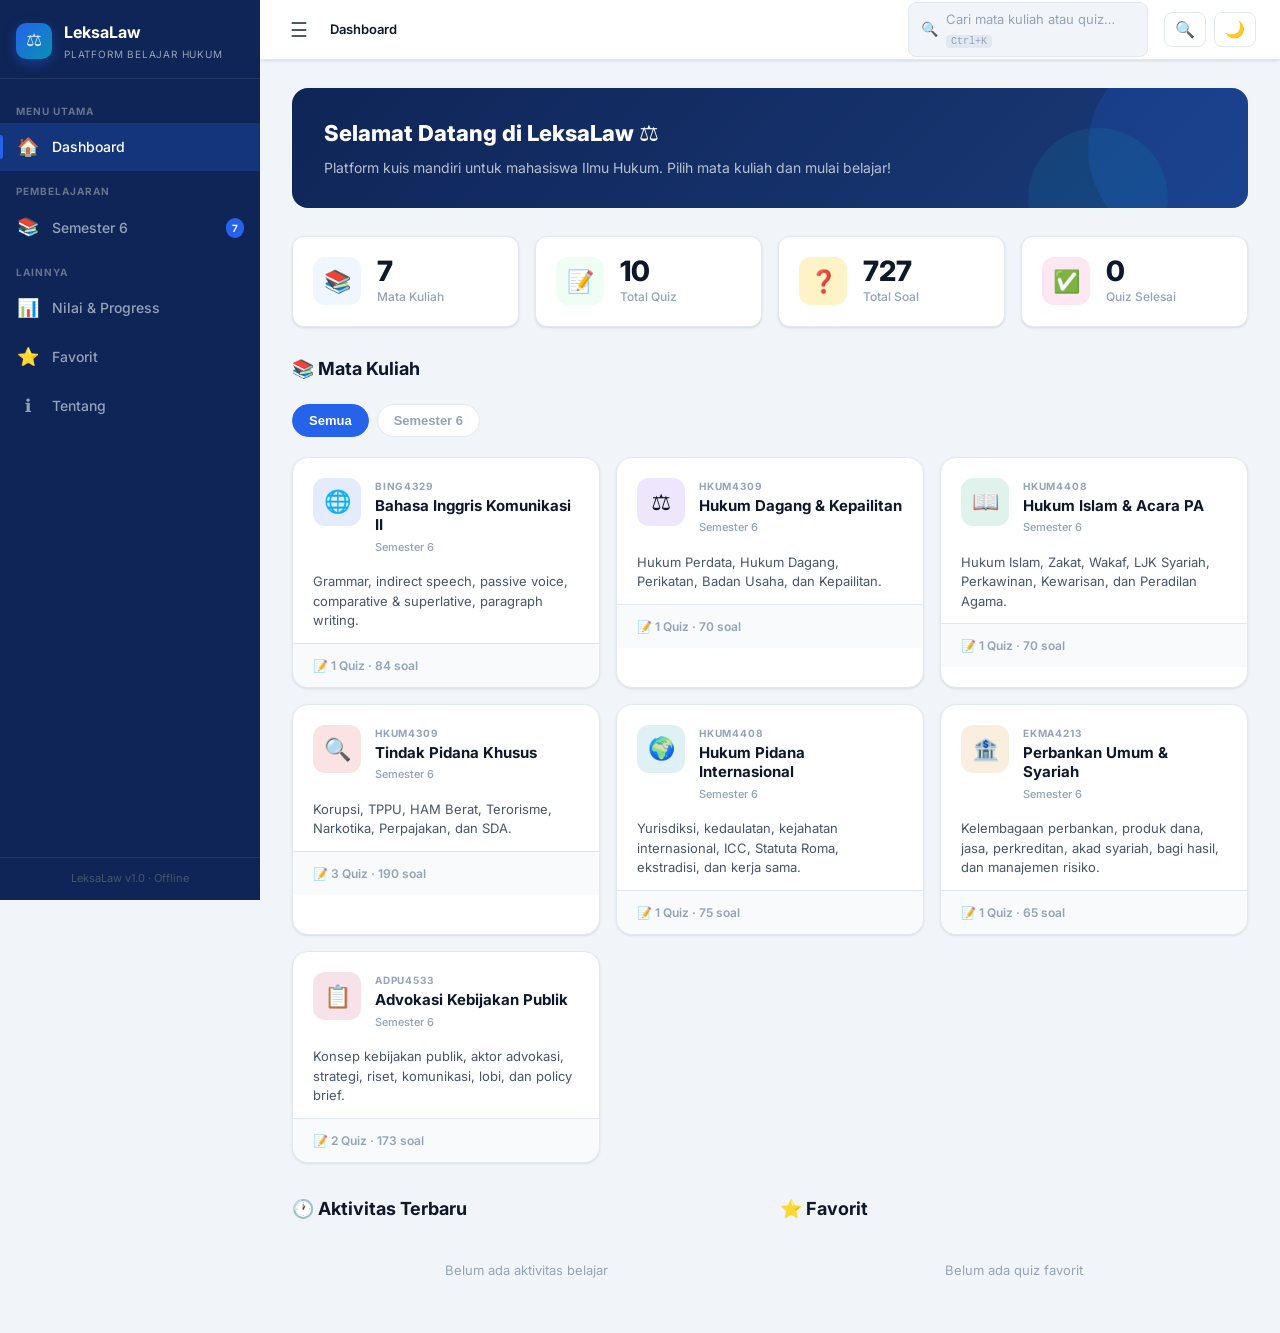
<file: index.html>
<!DOCTYPE html>
<html lang="id" data-theme="light">
<head>
<meta charset="UTF-8">
<meta name="viewport" content="width=device-width, initial-scale=1.0">
<title>LeksaLaw — Platform Belajar Hukum</title>
<link rel="icon" href="assets/icons/favicon.svg" type="image/svg+xml">
<link href="https://fonts.googleapis.com/css2?family=Inter:wght@400;500;600;700;800&display=swap" rel="stylesheet">
<link rel="stylesheet" href="assets/css/app.css">
<style>
/* ── Course Modal ── */
.course-modal-overlay {
  display: none;
  position: fixed; inset: 0;
  background: rgba(0,0,0,0.5);
  z-index: 400;
  align-items: center;
  justify-content: center;
  padding: 20px;
}
.course-modal-overlay.open { display: flex; }
.course-modal-box {
  background: var(--surface);
  border-radius: var(--radius-lg);
  width: 640px;
  max-width: 100%;
  max-height: 85vh;
  overflow-y: auto;
  box-shadow: var(--shadow-lg);
  position: relative;
}
.modal-header {
  display: flex; align-items: center; justify-content: space-between;
  padding: 16px 20px;
  border-bottom: 1px solid var(--border);
  position: sticky; top: 0;
  background: var(--surface);
  z-index: 10;
}
.modal-close {
  background: none; border: none; cursor: pointer;
  color: var(--text-muted); font-size: 22px; padding: 4px;
  border-radius: 6px; line-height: 1;
  transition: all 0.15s;
}
.modal-close:hover { background: var(--bg); color: var(--text); }
.modal-body { padding: 20px; }
</style>
</head>
<body>

<!-- Sidebar Overlay (mobile) -->
<div class="sidebar-overlay" id="sidebar-overlay"></div>

<!-- ══ APP SHELL ══ -->
<div class="app-shell">

  <!-- ── Sidebar ── -->
  <aside class="sidebar" id="app-sidebar">
    <div class="sidebar-brand">
      <div class="sidebar-logo">⚖️</div>
      <div class="sidebar-name">LeksaLaw<small>Platform Belajar Hukum</small></div>
    </div>

    <nav class="sidebar-nav">
      <div class="nav-section-label">Menu Utama</div>

      <a class="nav-item active" data-page="index.html" href="index.html">
        <span class="nav-icon">🏠</span>
        <span class="nav-label">Dashboard</span>
      </a>

      <div class="nav-section-label">Pembelajaran</div>

      <div id="nav-semesters"></div>

      <div class="nav-section-label">Lainnya</div>

      <a class="nav-item" href="nilai.html">
        <span class="nav-icon">📊</span>
        <span class="nav-label">Nilai & Progress</span>
      </a>

      <a class="nav-item" href="favorit.html">
        <span class="nav-icon">⭐</span>
        <span class="nav-label">Favorit</span>
      </a>

      <a class="nav-item" href="tentang.html">
        <span class="nav-icon">ℹ️</span>
        <span class="nav-label">Tentang</span>
      </a>
    </nav>

    <div style="padding:12px 16px;border-top:1px solid rgba(255,255,255,0.08)">
      <div style="font-size:11px;color:#475569;text-align:center">LeksaLaw v1.0 · Offline</div>
    </div>
  </aside>

  <!-- ── Main Content ── -->
  <div class="main-content" id="main-content">

    <!-- Top Header -->
    <header class="top-header">
      <button class="header-toggle" id="sidebar-toggle" title="Toggle Sidebar">☰</button>

      <div class="header-breadcrumb">
        <span class="breadcrumb-current">Dashboard</span>
      </div>

      <div class="header-search" id="header-search-trigger" style="cursor:pointer">
        <span class="search-icon">🔍</span>
        <span style="font-size:13px;color:var(--text-muted)">Cari mata kuliah atau quiz… <kbd style="font-size:10px;background:var(--border);padding:1px 5px;border-radius:4px">Ctrl+K</kbd></span>
      </div>

      <div class="header-actions">
        <button class="icon-btn" id="search-btn" title="Cari">🔍</button>
        <button class="icon-btn" id="theme-btn" title="Ganti Tema">🌙</button>
      </div>
    </header>

    <!-- Page Content -->
    <main class="page-content">

      <!-- Hero -->
      <div class="hero-welcome animate-in">
        <div class="hero-title">Selamat Datang di LeksaLaw ⚖️</div>
        <div class="hero-sub">Platform kuis mandiri untuk mahasiswa Ilmu Hukum. Pilih mata kuliah dan mulai belajar!</div>
      </div>

      <!-- Stats -->
      <div class="stat-grid">
        <div class="stat-card">
          <div class="stat-icon" style="background:#eff6ff">📚</div>
          <div class="stat-info">
            <div class="num" id="stat-courses">—</div>
            <div class="label">Mata Kuliah</div>
          </div>
        </div>
        <div class="stat-card">
          <div class="stat-icon" style="background:#f0fdf4">📝</div>
          <div class="stat-info">
            <div class="num" id="stat-quizzes">—</div>
            <div class="label">Total Quiz</div>
          </div>
        </div>
        <div class="stat-card">
          <div class="stat-icon" style="background:#fef3c7">❓</div>
          <div class="stat-info">
            <div class="num" id="stat-questions">—</div>
            <div class="label">Total Soal</div>
          </div>
        </div>
        <div class="stat-card">
          <div class="stat-icon" style="background:#fce7f3">✅</div>
          <div class="stat-info">
            <div class="num" id="stat-done">—</div>
            <div class="label">Quiz Selesai</div>
          </div>
        </div>
      </div>

      <!-- Semester Filter + Course Grid -->
      <div class="section-header">
        <h2 class="section-title">📚 Mata Kuliah</h2>
      </div>
      <div class="sem-tabs" id="sem-tabs"></div>
      <div class="course-grid" id="course-grid"></div>

      <!-- Recent & Favorites -->
      <div style="display:grid;grid-template-columns:1fr 1fr;gap:20px;margin-top:32px" class="two-col-grid">
        <div>
          <div class="section-header" style="margin-bottom:12px">
            <h2 class="section-title">🕐 Aktivitas Terbaru</h2>
          </div>
          <div class="quiz-list" id="recent-list"></div>
        </div>
        <div>
          <div class="section-header" style="margin-bottom:12px">
            <h2 class="section-title">⭐ Favorit</h2>
          </div>
          <div class="quiz-list" id="favorites-list"></div>
        </div>
      </div>

    </main>
  </div>
</div>

<!-- ══ COURSE MODAL ══ -->
<div class="course-modal-overlay" id="course-modal">
  <div class="course-modal-box">
    <div class="modal-header">
      <span style="font-size:15px;font-weight:700;color:var(--text)">Detail Mata Kuliah</span>
      <button class="modal-close" onclick="Dashboard.hideModal()">×</button>
    </div>
    <div class="modal-body" id="course-modal-content"></div>
  </div>
</div>

<!-- ══ SEARCH MODAL ══ -->
<div class="search-overlay" id="search-overlay">
  <div class="search-modal">
    <div class="search-input-wrap">
      <span class="search-icon">🔍</span>
      <input type="text" id="search-input" placeholder="Cari mata kuliah, quiz, topik…" autocomplete="off">
      <button class="search-close" onclick="Search.close()">×</button>
    </div>
    <div class="search-results" id="search-results">
      <div class="search-empty">
        <div style="font-size:32px;margin-bottom:8px">🔍</div>
        <div>Ketik untuk mencari</div>
      </div>
    </div>
  </div>
</div>

<!-- ══ TOAST ══ -->
<div class="toast" id="app-toast"></div>

<style>
@media (max-width: 768px) {
  .two-col-grid { grid-template-columns: 1fr !important; }
}
</style>

<script src="data/config.js"></script>
<script src="assets/js/app.js"></script>
</body>
</html>
</file>
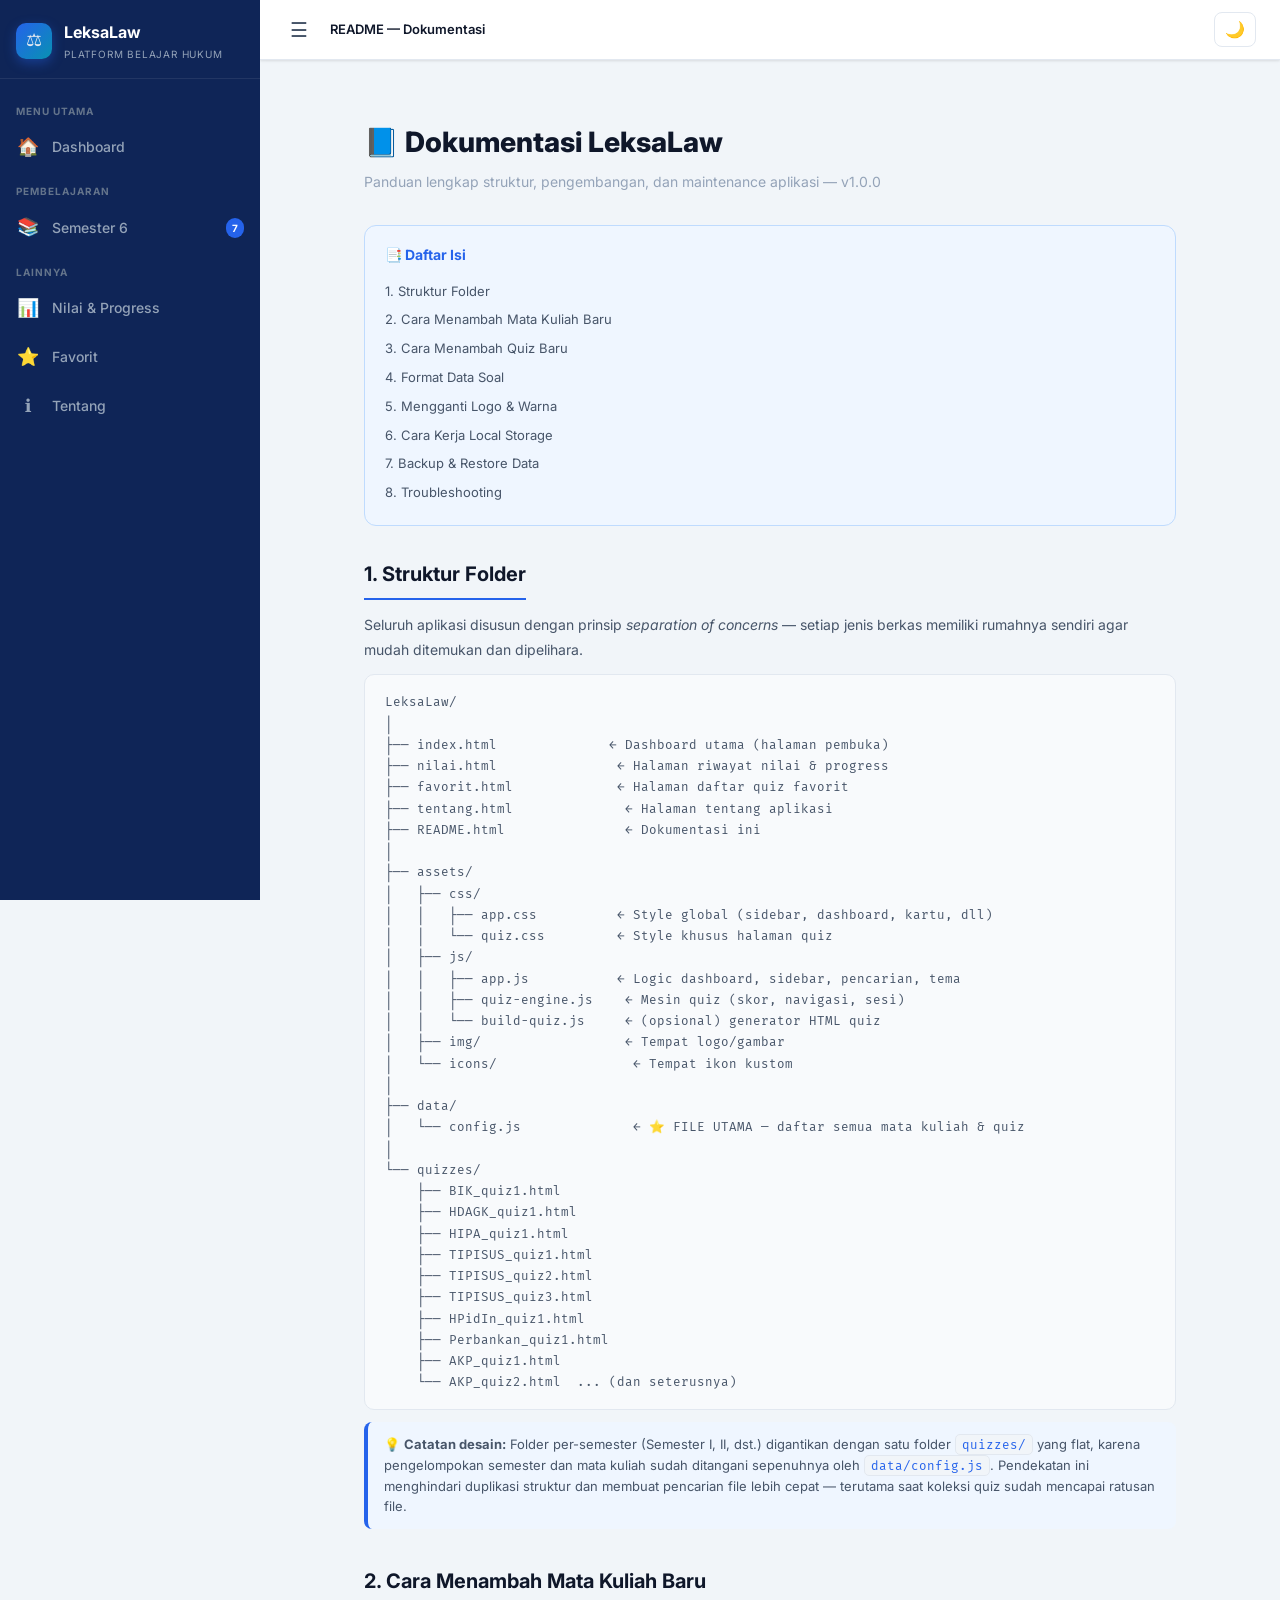
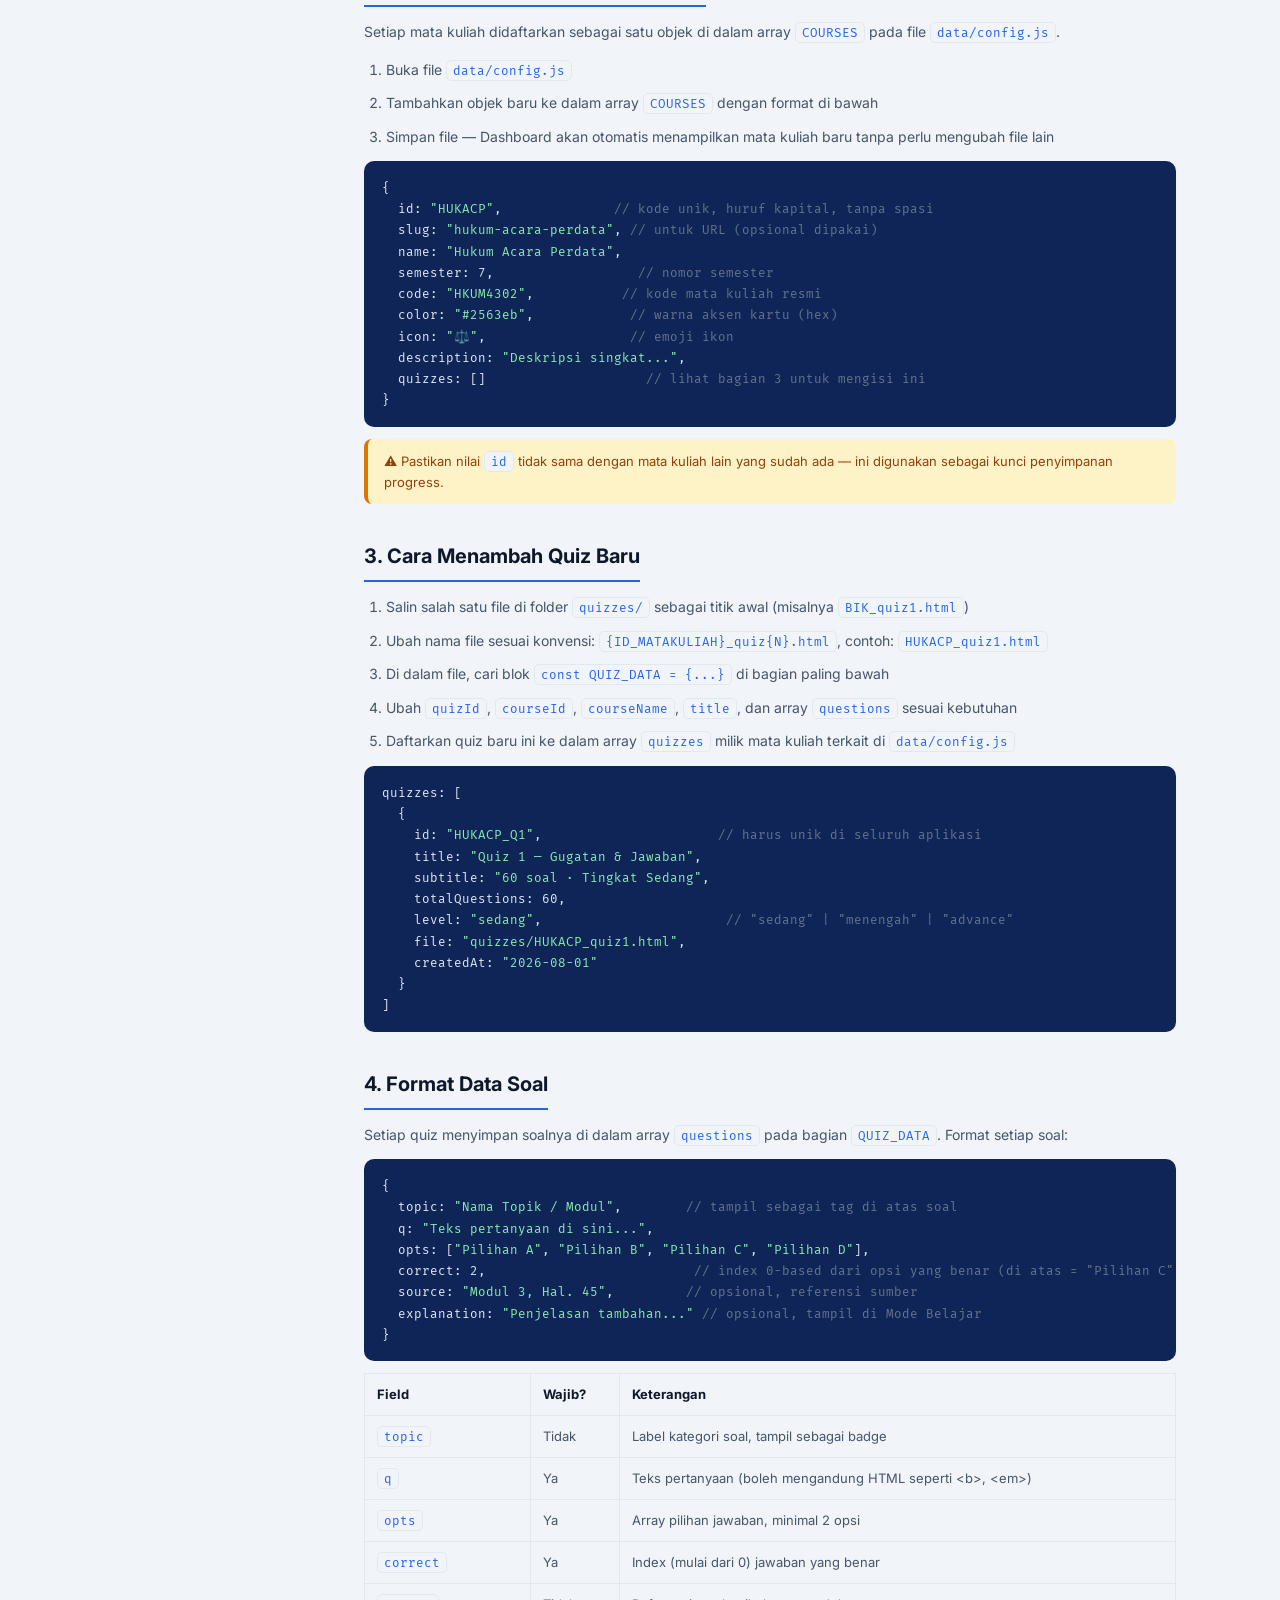
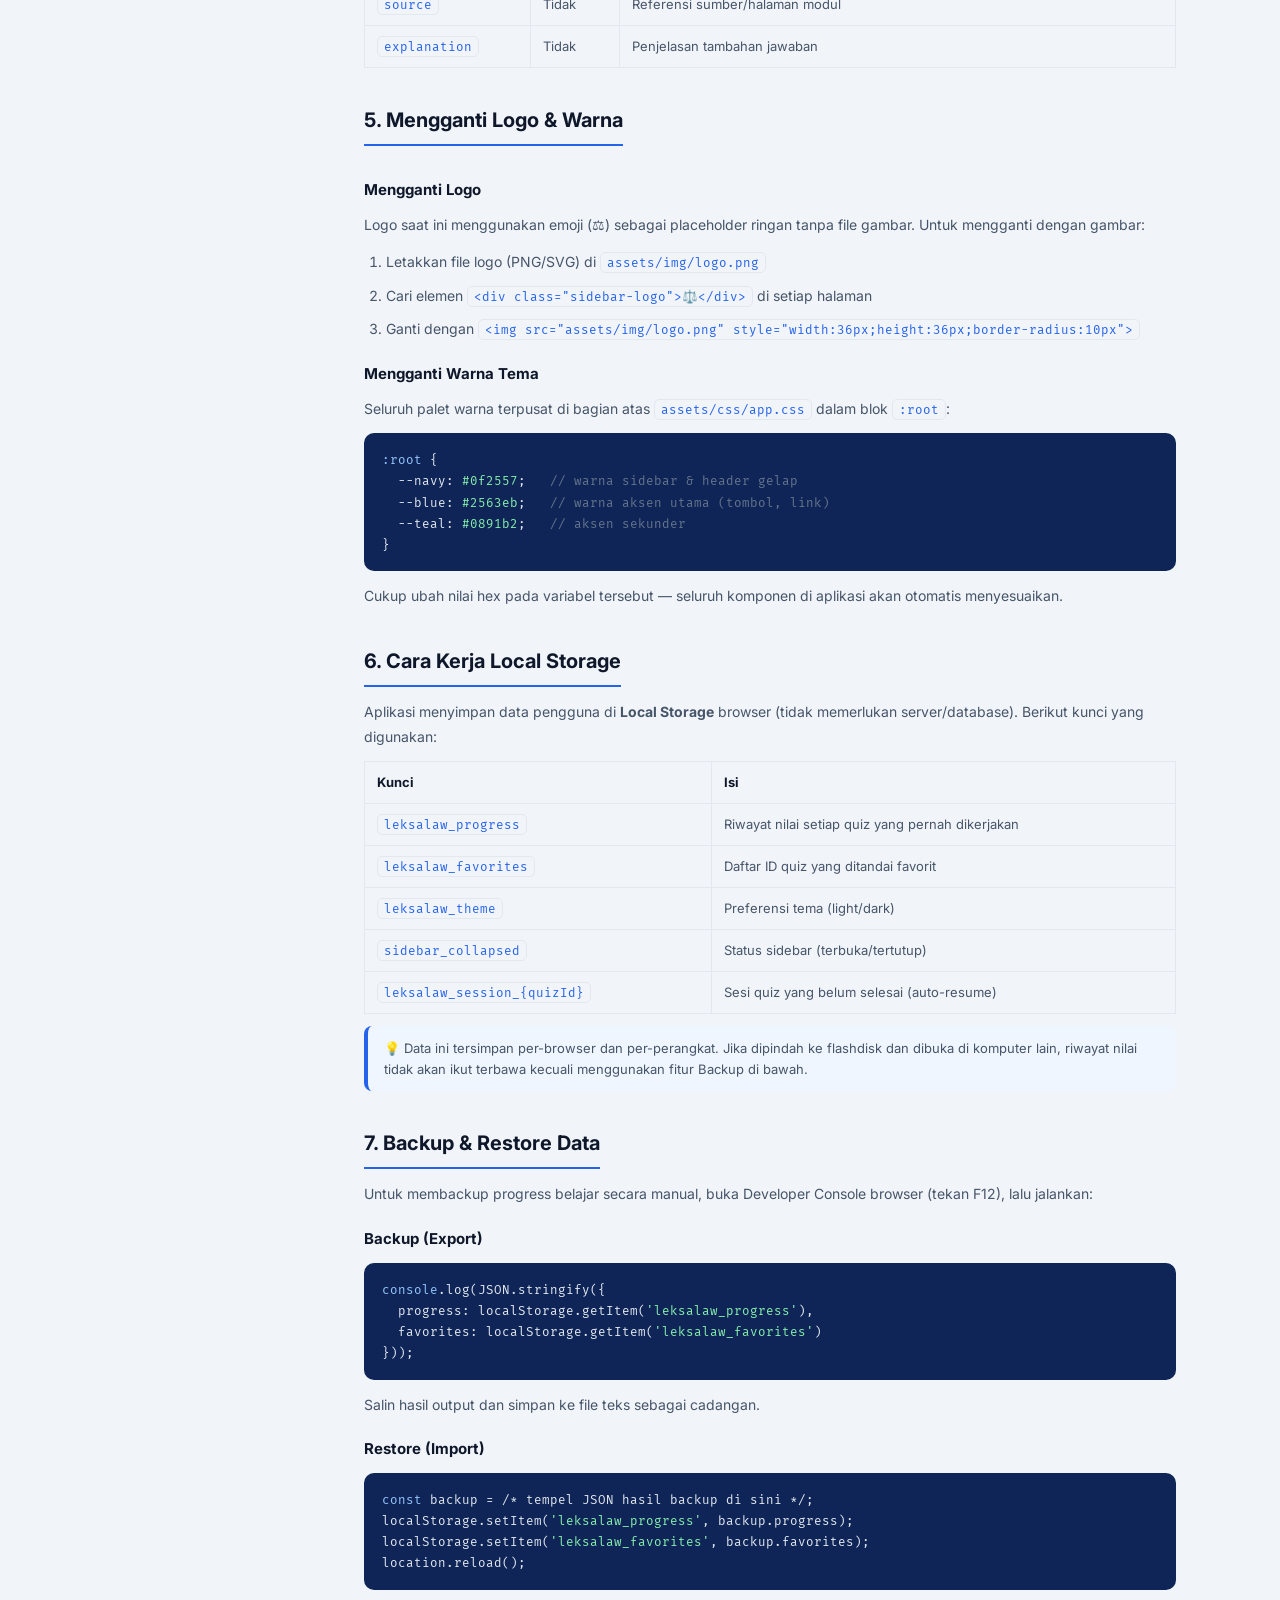
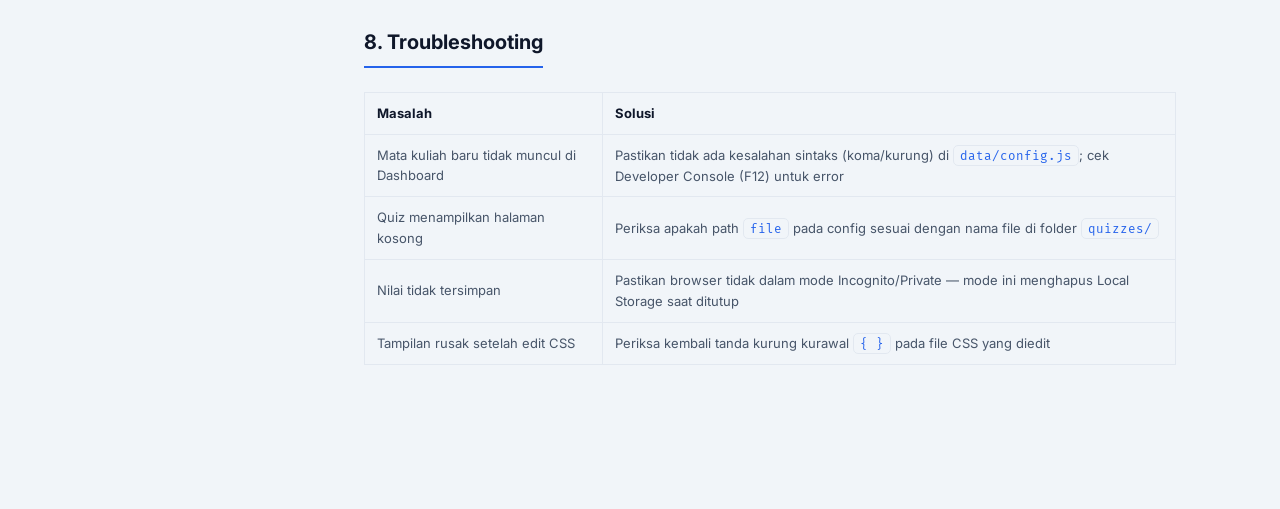
<file: README.html>
<!DOCTYPE html>
<html lang="id" data-theme="light">
<head>
<meta charset="UTF-8">
<meta name="viewport" content="width=device-width, initial-scale=1.0">
<title>README — Dokumentasi LeksaLaw</title>
<link rel="icon" href="assets/icons/favicon.svg" type="image/svg+xml">
<link href="https://fonts.googleapis.com/css2?family=Inter:wght@400;500;600;700;800&family=Fira+Mono:wght@500&display=swap" rel="stylesheet">
<link rel="stylesheet" href="assets/css/app.css">
<style>
  .doc-wrap { max-width: 860px; margin: 0 auto; padding: 32px 24px 80px; }
  .doc-h1 { font-size: 28px; font-weight: 800; margin-bottom: 6px; }
  .doc-sub { color: var(--text-muted); font-size: 14px; margin-bottom: 32px; }
  .doc-section { margin-bottom: 36px; }
  .doc-h2 { font-size: 20px; font-weight: 700; margin-bottom: 12px; padding-bottom: 8px; border-bottom: 2px solid var(--blue); display:inline-block; }
  .doc-h3 { font-size: 15px; font-weight: 700; margin: 20px 0 10px; color: var(--text); }
  .doc-p { font-size: 14px; line-height: 1.8; color: var(--text-sec); margin-bottom: 12px; }
  .doc-code { background: var(--navy); color: #e2e8f0; border-radius: 10px; padding: 16px 18px; font-family: 'Fira Mono', monospace; font-size: 12.5px; line-height: 1.7; overflow-x: auto; margin: 12px 0; white-space: pre; }
  .doc-code .c1 { color: #64748b; }
  .doc-code .str { color: #86efac; }
  .doc-code .kw { color: #93c5fd; }
  .doc-inline-code { background: var(--bg); border: 1px solid var(--border); padding: 2px 6px; border-radius: 5px; font-family: 'Fira Mono', monospace; font-size: 12.5px; color: var(--blue); }
  .doc-tree { background: var(--surface2); border: 1px solid var(--border); border-radius: 10px; padding: 16px 20px; font-family: 'Fira Mono', monospace; font-size: 12.5px; line-height: 1.7; color: var(--text-sec); white-space: pre; overflow-x: auto; }
  .doc-table { width: 100%; border-collapse: collapse; margin: 12px 0; font-size: 13px; }
  .doc-table th, .doc-table td { padding: 10px 12px; border: 1px solid var(--border); text-align: left; }
  .doc-table th { background: var(--bg); font-weight: 700; color: var(--text); }
  .doc-table td { color: var(--text-sec); }
  .doc-toc { background: var(--blue-dim); border: 1px solid #bfdbfe; border-radius: 12px; padding: 18px 20px; margin-bottom: 32px; }
  .doc-toc-title { font-weight: 700; margin-bottom: 10px; color: var(--blue); font-size: 14px; }
  .doc-toc a { display: block; font-size: 13px; padding: 4px 0; color: var(--text-sec); text-decoration: none; }
  .doc-toc a:hover { color: var(--blue); }
  .doc-callout { background: #fef3c7; border-left: 4px solid var(--flag); border-radius: 8px; padding: 12px 16px; font-size: 13px; color: #92400e; margin: 12px 0; }
  .doc-callout-info { background: var(--blue-dim); border-left-color: var(--blue); color: var(--text-sec); }
  ol.doc-steps { padding-left: 22px; }
  ol.doc-steps li { font-size: 14px; line-height: 1.8; color: var(--text-sec); margin-bottom: 8px; }
</style>
</head>
<body>

<div class="sidebar-overlay" id="sidebar-overlay"></div>

<div class="app-shell">
  <aside class="sidebar" id="app-sidebar">
    <div class="sidebar-brand">
      <div class="sidebar-logo">⚖️</div>
      <div class="sidebar-name">LeksaLaw<small>Platform Belajar Hukum</small></div>
    </div>
    <nav class="sidebar-nav">
      <div class="nav-section-label">Menu Utama</div>
      <a class="nav-item" href="index.html"><span class="nav-icon">🏠</span><span class="nav-label">Dashboard</span></a>
      <div class="nav-section-label">Pembelajaran</div>
      <div id="nav-semesters"></div>
      <div class="nav-section-label">Lainnya</div>
      <a class="nav-item" href="nilai.html"><span class="nav-icon">📊</span><span class="nav-label">Nilai & Progress</span></a>
      <a class="nav-item" href="favorit.html"><span class="nav-icon">⭐</span><span class="nav-label">Favorit</span></a>
      <a class="nav-item" href="tentang.html"><span class="nav-icon">ℹ️</span><span class="nav-label">Tentang</span></a>
    </nav>
  </aside>

  <div class="main-content" id="main-content">
    <header class="top-header">
      <button class="header-toggle" id="sidebar-toggle">☰</button>
      <div class="header-breadcrumb"><span class="breadcrumb-current">README — Dokumentasi</span></div>
      <div class="header-actions"><button class="icon-btn" id="theme-btn">🌙</button></div>
    </header>

    <main class="page-content">
      <div class="doc-wrap">

        <div class="doc-h1">📘 Dokumentasi LeksaLaw</div>
        <div class="doc-sub">Panduan lengkap struktur, pengembangan, dan maintenance aplikasi — v1.0.0</div>

        <div class="doc-toc">
          <div class="doc-toc-title">📑 Daftar Isi</div>
          <a href="#struktur">1. Struktur Folder</a>
          <a href="#tambah-mk">2. Cara Menambah Mata Kuliah Baru</a>
          <a href="#tambah-quiz">3. Cara Menambah Quiz Baru</a>
          <a href="#format-soal">4. Format Data Soal</a>
          <a href="#logo-warna">5. Mengganti Logo & Warna</a>
          <a href="#localstorage">6. Cara Kerja Local Storage</a>
          <a href="#backup">7. Backup & Restore Data</a>
          <a href="#troubleshoot">8. Troubleshooting</a>
        </div>

        <!-- 1. STRUKTUR -->
        <div class="doc-section" id="struktur">
          <div class="doc-h2">1. Struktur Folder</div>
          <p class="doc-p">Seluruh aplikasi disusun dengan prinsip <em>separation of concerns</em> — setiap jenis berkas memiliki rumahnya sendiri agar mudah ditemukan dan dipelihara.</p>
          <div class="doc-tree">LeksaLaw/
│
├── index.html              ← Dashboard utama (halaman pembuka)
├── nilai.html               ← Halaman riwayat nilai & progress
├── favorit.html             ← Halaman daftar quiz favorit
├── tentang.html              ← Halaman tentang aplikasi
├── README.html               ← Dokumentasi ini
│
├── assets/
│   ├── css/
│   │   ├── app.css          ← Style global (sidebar, dashboard, kartu, dll)
│   │   └── quiz.css         ← Style khusus halaman quiz
│   ├── js/
│   │   ├── app.js           ← Logic dashboard, sidebar, pencarian, tema
│   │   ├── quiz-engine.js    ← Mesin quiz (skor, navigasi, sesi)
│   │   └── build-quiz.js     ← (opsional) generator HTML quiz
│   ├── img/                  ← Tempat logo/gambar
│   └── icons/                 ← Tempat ikon kustom
│
├── data/
│   └── config.js              ← ⭐ FILE UTAMA — daftar semua mata kuliah & quiz
│
└── quizzes/
    ├── BIK_quiz1.html
    ├── HDAGK_quiz1.html
    ├── HIPA_quiz1.html
    ├── TIPISUS_quiz1.html
    ├── TIPISUS_quiz2.html
    ├── TIPISUS_quiz3.html
    ├── HPidIn_quiz1.html
    ├── Perbankan_quiz1.html
    ├── AKP_quiz1.html
    └── AKP_quiz2.html  ... (dan seterusnya)</div>
          <div class="doc-callout doc-callout-info">
            💡 <strong>Catatan desain:</strong> Folder per-semester (Semester I, II, dst.) digantikan dengan
            satu folder <span class="doc-inline-code">quizzes/</span> yang flat, karena pengelompokan semester
            dan mata kuliah sudah ditangani sepenuhnya oleh <span class="doc-inline-code">data/config.js</span>.
            Pendekatan ini menghindari duplikasi struktur dan membuat pencarian file lebih cepat —
            terutama saat koleksi quiz sudah mencapai ratusan file.
          </div>
        </div>

        <!-- 2. TAMBAH MATA KULIAH -->
        <div class="doc-section" id="tambah-mk">
          <div class="doc-h2">2. Cara Menambah Mata Kuliah Baru</div>
          <p class="doc-p">Setiap mata kuliah didaftarkan sebagai satu objek di dalam array <span class="doc-inline-code">COURSES</span> pada file <span class="doc-inline-code">data/config.js</span>.</p>
          <ol class="doc-steps">
            <li>Buka file <span class="doc-inline-code">data/config.js</span></li>
            <li>Tambahkan objek baru ke dalam array <span class="doc-inline-code">COURSES</span> dengan format di bawah</li>
            <li>Simpan file — Dashboard akan otomatis menampilkan mata kuliah baru tanpa perlu mengubah file lain</li>
          </ol>
          <div class="doc-code">{
  id: <span class="str">"HUKACP"</span>,              <span class="c1">// kode unik, huruf kapital, tanpa spasi</span>
  slug: <span class="str">"hukum-acara-perdata"</span>, <span class="c1">// untuk URL (opsional dipakai)</span>
  name: <span class="str">"Hukum Acara Perdata"</span>,
  semester: 7,                  <span class="c1">// nomor semester</span>
  code: <span class="str">"HKUM4302"</span>,           <span class="c1">// kode mata kuliah resmi</span>
  color: <span class="str">"#2563eb"</span>,            <span class="c1">// warna aksen kartu (hex)</span>
  icon: <span class="str">"⚖️"</span>,                  <span class="c1">// emoji ikon</span>
  description: <span class="str">"Deskripsi singkat..."</span>,
  quizzes: []                    <span class="c1">// lihat bagian 3 untuk mengisi ini</span>
}</div>
          <div class="doc-callout">
            ⚠️ Pastikan nilai <span class="doc-inline-code">id</span> tidak sama dengan mata kuliah lain yang sudah ada — ini digunakan sebagai kunci penyimpanan progress.
          </div>
        </div>

        <!-- 3. TAMBAH QUIZ -->
        <div class="doc-section" id="tambah-quiz">
          <div class="doc-h2">3. Cara Menambah Quiz Baru</div>
          <ol class="doc-steps">
            <li>Salin salah satu file di folder <span class="doc-inline-code">quizzes/</span> sebagai titik awal (misalnya <span class="doc-inline-code">BIK_quiz1.html</span>)</li>
            <li>Ubah nama file sesuai konvensi: <span class="doc-inline-code">{ID_MATAKULIAH}_quiz{N}.html</span>, contoh: <span class="doc-inline-code">HUKACP_quiz1.html</span></li>
            <li>Di dalam file, cari blok <span class="doc-inline-code">const QUIZ_DATA = {...}</span> di bagian paling bawah</li>
            <li>Ubah <span class="doc-inline-code">quizId</span>, <span class="doc-inline-code">courseId</span>, <span class="doc-inline-code">courseName</span>, <span class="doc-inline-code">title</span>, dan array <span class="doc-inline-code">questions</span> sesuai kebutuhan</li>
            <li>Daftarkan quiz baru ini ke dalam array <span class="doc-inline-code">quizzes</span> milik mata kuliah terkait di <span class="doc-inline-code">data/config.js</span></li>
          </ol>
          <div class="doc-code">quizzes: [
  {
    id: <span class="str">"HUKACP_Q1"</span>,                      <span class="c1">// harus unik di seluruh aplikasi</span>
    title: <span class="str">"Quiz 1 — Gugatan & Jawaban"</span>,
    subtitle: <span class="str">"60 soal · Tingkat Sedang"</span>,
    totalQuestions: 60,
    level: <span class="str">"sedang"</span>,                       <span class="c1">// "sedang" | "menengah" | "advance"</span>
    file: <span class="str">"quizzes/HUKACP_quiz1.html"</span>,
    createdAt: <span class="str">"2026-08-01"</span>
  }
]</div>
        </div>

        <!-- 4. FORMAT SOAL -->
        <div class="doc-section" id="format-soal">
          <div class="doc-h2">4. Format Data Soal</div>
          <p class="doc-p">Setiap quiz menyimpan soalnya di dalam array <span class="doc-inline-code">questions</span> pada bagian <span class="doc-inline-code">QUIZ_DATA</span>. Format setiap soal:</p>
          <div class="doc-code">{
  topic: <span class="str">"Nama Topik / Modul"</span>,        <span class="c1">// tampil sebagai tag di atas soal</span>
  q: <span class="str">"Teks pertanyaan di sini..."</span>,
  opts: [<span class="str">"Pilihan A"</span>, <span class="str">"Pilihan B"</span>, <span class="str">"Pilihan C"</span>, <span class="str">"Pilihan D"</span>],
  correct: 2,                          <span class="c1">// index 0-based dari opsi yang benar (di atas = "Pilihan C")</span>
  source: <span class="str">"Modul 3, Hal. 45"</span>,         <span class="c1">// opsional, referensi sumber</span>
  explanation: <span class="str">"Penjelasan tambahan..."</span> <span class="c1">// opsional, tampil di Mode Belajar</span>
}</div>
          <table class="doc-table">
            <tr><th>Field</th><th>Wajib?</th><th>Keterangan</th></tr>
            <tr><td><span class="doc-inline-code">topic</span></td><td>Tidak</td><td>Label kategori soal, tampil sebagai badge</td></tr>
            <tr><td><span class="doc-inline-code">q</span></td><td>Ya</td><td>Teks pertanyaan (boleh mengandung HTML seperti &lt;b&gt;, &lt;em&gt;)</td></tr>
            <tr><td><span class="doc-inline-code">opts</span></td><td>Ya</td><td>Array pilihan jawaban, minimal 2 opsi</td></tr>
            <tr><td><span class="doc-inline-code">correct</span></td><td>Ya</td><td>Index (mulai dari 0) jawaban yang benar</td></tr>
            <tr><td><span class="doc-inline-code">source</span></td><td>Tidak</td><td>Referensi sumber/halaman modul</td></tr>
            <tr><td><span class="doc-inline-code">explanation</span></td><td>Tidak</td><td>Penjelasan tambahan jawaban</td></tr>
          </table>
        </div>

        <!-- 5. LOGO & WARNA -->
        <div class="doc-section" id="logo-warna">
          <div class="doc-h2">5. Mengganti Logo & Warna</div>
          <div class="doc-h3">Mengganti Logo</div>
          <p class="doc-p">Logo saat ini menggunakan emoji (⚖️) sebagai placeholder ringan tanpa file gambar. Untuk mengganti dengan gambar:</p>
          <ol class="doc-steps">
            <li>Letakkan file logo (PNG/SVG) di <span class="doc-inline-code">assets/img/logo.png</span></li>
            <li>Cari elemen <span class="doc-inline-code">&lt;div class="sidebar-logo"&gt;⚖️&lt;/div&gt;</span> di setiap halaman</li>
            <li>Ganti dengan <span class="doc-inline-code">&lt;img src="assets/img/logo.png" style="width:36px;height:36px;border-radius:10px"&gt;</span></li>
          </ol>
          <div class="doc-h3">Mengganti Warna Tema</div>
          <p class="doc-p">Seluruh palet warna terpusat di bagian atas <span class="doc-inline-code">assets/css/app.css</span> dalam blok <span class="doc-inline-code">:root</span>:</p>
          <div class="doc-code"><span class="kw">:root</span> {
  --navy: <span class="str">#0f2557</span>;   <span class="c1">// warna sidebar & header gelap</span>
  --blue: <span class="str">#2563eb</span>;   <span class="c1">// warna aksen utama (tombol, link)</span>
  --teal: <span class="str">#0891b2</span>;   <span class="c1">// aksen sekunder</span>
}</div>
          <p class="doc-p">Cukup ubah nilai hex pada variabel tersebut — seluruh komponen di aplikasi akan otomatis menyesuaikan.</p>
        </div>

        <!-- 6. LOCAL STORAGE -->
        <div class="doc-section" id="localstorage">
          <div class="doc-h2">6. Cara Kerja Local Storage</div>
          <p class="doc-p">Aplikasi menyimpan data pengguna di <strong>Local Storage</strong> browser (tidak memerlukan server/database). Berikut kunci yang digunakan:</p>
          <table class="doc-table">
            <tr><th>Kunci</th><th>Isi</th></tr>
            <tr><td><span class="doc-inline-code">leksalaw_progress</span></td><td>Riwayat nilai setiap quiz yang pernah dikerjakan</td></tr>
            <tr><td><span class="doc-inline-code">leksalaw_favorites</span></td><td>Daftar ID quiz yang ditandai favorit</td></tr>
            <tr><td><span class="doc-inline-code">leksalaw_theme</span></td><td>Preferensi tema (light/dark)</td></tr>
            <tr><td><span class="doc-inline-code">sidebar_collapsed</span></td><td>Status sidebar (terbuka/tertutup)</td></tr>
            <tr><td><span class="doc-inline-code">leksalaw_session_{quizId}</span></td><td>Sesi quiz yang belum selesai (auto-resume)</td></tr>
          </table>
          <div class="doc-callout doc-callout-info">
            💡 Data ini tersimpan per-browser dan per-perangkat. Jika dipindah ke flashdisk dan dibuka di komputer lain, riwayat nilai tidak akan ikut terbawa kecuali menggunakan fitur Backup di bawah.
          </div>
        </div>

        <!-- 7. BACKUP -->
        <div class="doc-section" id="backup">
          <div class="doc-h2">7. Backup & Restore Data</div>
          <p class="doc-p">Untuk membackup progress belajar secara manual, buka Developer Console browser (tekan F12), lalu jalankan:</p>
          <div class="doc-h3">Backup (Export)</div>
          <div class="doc-code"><span class="kw">console</span>.log(JSON.stringify({
  progress: localStorage.getItem(<span class="str">'leksalaw_progress'</span>),
  favorites: localStorage.getItem(<span class="str">'leksalaw_favorites'</span>)
}));</div>
          <p class="doc-p">Salin hasil output dan simpan ke file teks sebagai cadangan.</p>
          <div class="doc-h3">Restore (Import)</div>
          <div class="doc-code"><span class="kw">const</span> backup = /* tempel JSON hasil backup di sini */;
localStorage.setItem(<span class="str">'leksalaw_progress'</span>, backup.progress);
localStorage.setItem(<span class="str">'leksalaw_favorites'</span>, backup.favorites);
location.reload();</div>
        </div>

        <!-- 8. TROUBLESHOOTING -->
        <div class="doc-section" id="troubleshoot">
          <div class="doc-h2">8. Troubleshooting</div>
          <table class="doc-table">
            <tr><th>Masalah</th><th>Solusi</th></tr>
            <tr><td>Mata kuliah baru tidak muncul di Dashboard</td><td>Pastikan tidak ada kesalahan sintaks (koma/kurung) di <span class="doc-inline-code">data/config.js</span>; cek Developer Console (F12) untuk error</td></tr>
            <tr><td>Quiz menampilkan halaman kosong</td><td>Periksa apakah path <span class="doc-inline-code">file</span> pada config sesuai dengan nama file di folder <span class="doc-inline-code">quizzes/</span></td></tr>
            <tr><td>Nilai tidak tersimpan</td><td>Pastikan browser tidak dalam mode Incognito/Private — mode ini menghapus Local Storage saat ditutup</td></tr>
            <tr><td>Tampilan rusak setelah edit CSS</td><td>Periksa kembali tanda kurung kurawal <span class="doc-inline-code">{ }</span> pada file CSS yang diedit</td></tr>
          </table>
        </div>

      </div>
    </main>
  </div>
</div>

<script src="data/config.js"></script>
<script src="assets/js/app.js"></script>
</body>
</html>
</file>
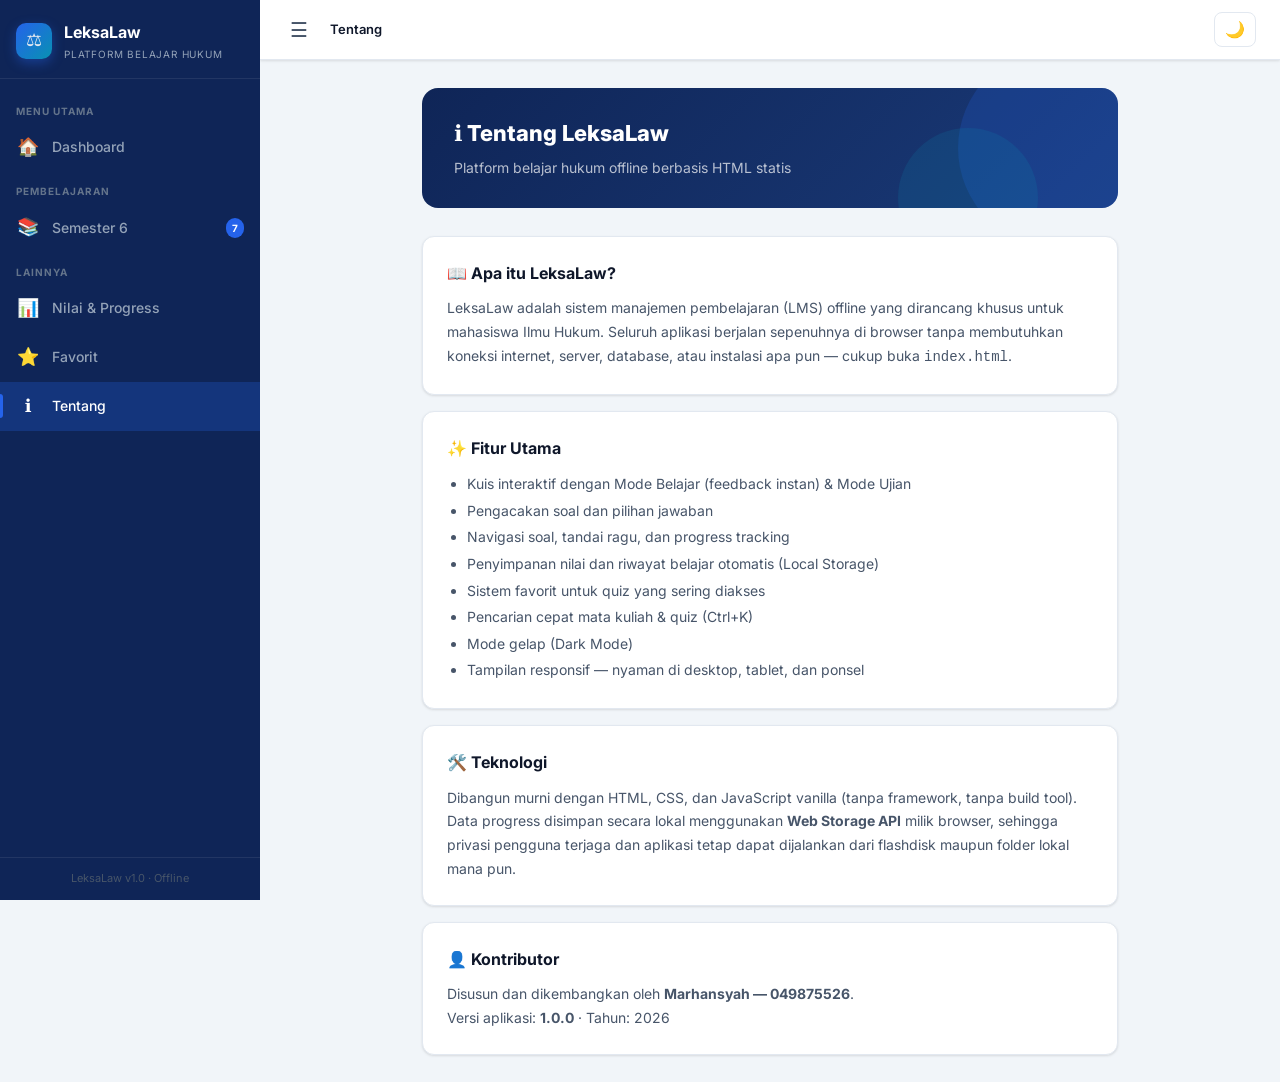
<file: tentang.html>
<!DOCTYPE html>
<html lang="id" data-theme="light">
<head>
<meta charset="UTF-8">
<meta name="viewport" content="width=device-width, initial-scale=1.0">
<title>Tentang — LeksaLaw</title>
<link rel="icon" href="assets/icons/favicon.svg" type="image/svg+xml">
<link href="https://fonts.googleapis.com/css2?family=Inter:wght@400;500;600;700;800&display=swap" rel="stylesheet">
<link rel="stylesheet" href="assets/css/app.css">
</head>
<body>

<div class="sidebar-overlay" id="sidebar-overlay"></div>

<div class="app-shell">
  <aside class="sidebar" id="app-sidebar">
    <div class="sidebar-brand">
      <div class="sidebar-logo">⚖️</div>
      <div class="sidebar-name">LeksaLaw<small>Platform Belajar Hukum</small></div>
    </div>
    <nav class="sidebar-nav">
      <div class="nav-section-label">Menu Utama</div>
      <a class="nav-item" href="index.html"><span class="nav-icon">🏠</span><span class="nav-label">Dashboard</span></a>
      <div class="nav-section-label">Pembelajaran</div>
      <div id="nav-semesters"></div>
      <div class="nav-section-label">Lainnya</div>
      <a class="nav-item" href="nilai.html"><span class="nav-icon">📊</span><span class="nav-label">Nilai & Progress</span></a>
      <a class="nav-item" href="favorit.html"><span class="nav-icon">⭐</span><span class="nav-label">Favorit</span></a>
      <a class="nav-item active" href="tentang.html"><span class="nav-icon">ℹ️</span><span class="nav-label">Tentang</span></a>
    </nav>
    <div style="padding:12px 16px;border-top:1px solid rgba(255,255,255,0.08)">
      <div style="font-size:11px;color:#475569;text-align:center">LeksaLaw v1.0 · Offline</div>
    </div>
  </aside>

  <div class="main-content" id="main-content">
    <header class="top-header">
      <button class="header-toggle" id="sidebar-toggle">☰</button>
      <div class="header-breadcrumb"><span class="breadcrumb-current">Tentang</span></div>
      <div class="header-actions">
        <button class="icon-btn" id="theme-btn" title="Ganti Tema">🌙</button>
      </div>
    </header>

    <main class="page-content" style="max-width:760px">
      <div class="hero-welcome animate-in">
        <div class="hero-title">ℹ️ Tentang LeksaLaw</div>
        <div class="hero-sub">Platform belajar hukum offline berbasis HTML statis</div>
      </div>

      <div class="card" style="margin-bottom:16px">
        <h3 style="margin-bottom:10px;font-size:16px">📖 Apa itu LeksaLaw?</h3>
        <p style="color:var(--text-sec);font-size:14px;line-height:1.7">
          LeksaLaw adalah sistem manajemen pembelajaran (LMS) offline yang dirancang khusus untuk
          mahasiswa Ilmu Hukum. Seluruh aplikasi berjalan sepenuhnya di browser tanpa membutuhkan
          koneksi internet, server, database, atau instalasi apa pun — cukup buka <code>index.html</code>.
        </p>
      </div>

      <div class="card" style="margin-bottom:16px">
        <h3 style="margin-bottom:10px;font-size:16px">✨ Fitur Utama</h3>
        <ul style="color:var(--text-sec);font-size:14px;line-height:1.9;padding-left:20px">
          <li>Kuis interaktif dengan Mode Belajar (feedback instan) & Mode Ujian</li>
          <li>Pengacakan soal dan pilihan jawaban</li>
          <li>Navigasi soal, tandai ragu, dan progress tracking</li>
          <li>Penyimpanan nilai dan riwayat belajar otomatis (Local Storage)</li>
          <li>Sistem favorit untuk quiz yang sering diakses</li>
          <li>Pencarian cepat mata kuliah & quiz (Ctrl+K)</li>
          <li>Mode gelap (Dark Mode)</li>
          <li>Tampilan responsif — nyaman di desktop, tablet, dan ponsel</li>
        </ul>
      </div>

      <div class="card" style="margin-bottom:16px">
        <h3 style="margin-bottom:10px;font-size:16px">🛠️ Teknologi</h3>
        <p style="color:var(--text-sec);font-size:14px;line-height:1.7">
          Dibangun murni dengan HTML, CSS, dan JavaScript vanilla (tanpa framework, tanpa build tool).
          Data progress disimpan secara lokal menggunakan <strong>Web Storage API</strong> milik browser,
          sehingga privasi pengguna terjaga dan aplikasi tetap dapat dijalankan dari flashdisk maupun folder lokal mana pun.
        </p>
      </div>

      <div class="card">
        <h3 style="margin-bottom:10px;font-size:16px">👤 Kontributor</h3>
        <p style="color:var(--text-sec);font-size:14px;line-height:1.7">
          Disusun dan dikembangkan oleh <strong>Marhansyah — 049875526</strong>.<br>
          Versi aplikasi: <strong>1.0.0</strong> · Tahun: 2026
        </p>
      </div>
    </main>
  </div>
</div>

<script src="data/config.js"></script>
<script src="assets/js/app.js"></script>
</body>
</html>
</file>
<file: assets/css/app.css>
/* ═══════════════════════════════════════════════════════════
   LeksaLaw — Global Stylesheet
   Palette: Navy (#0f2557), Biru (#2563eb), Putih (#f8fafc), Abu (#64748b)
   Font: Inter (display), system-ui (body)
   ═══════════════════════════════════════════════════════════ */

/* ── CSS Variables ── */
:root {
  --navy:      #0f2557;
  --navy-light:#1a3a78;
  --blue:      #2563eb;
  --blue-dim:  #eff6ff;
  --blue-mid:  #3b82f6;
  --teal:      #0891b2;
  --bg:        #f1f5f9;
  --surface:   #ffffff;
  --surface2:  #f8fafc;
  --border:    #e2e8f0;
  --border2:   #cbd5e1;
  --text:      #0f172a;
  --text-sec:  #475569;
  --text-muted:#94a3b8;
  --correct:   #16a34a;
  --correct-bg:#dcfce7;
  --wrong:     #dc2626;
  --wrong-bg:  #fee2e2;
  --flag:      #d97706;
  --flag-bg:   #fef3c7;
  --shadow-sm: 0 1px 3px rgba(0,0,0,0.08), 0 1px 2px rgba(0,0,0,0.04);
  --shadow:    0 4px 16px rgba(0,0,0,0.08);
  --shadow-lg: 0 12px 40px rgba(0,0,0,0.12);
  --radius:    12px;
  --radius-sm: 8px;
  --radius-lg: 16px;
  --sidebar-w: 260px;
  --header-h:  60px;
  --transition: 0.2s ease;
}

[data-theme="dark"] {
  --bg:        #0a0f1e;
  --surface:   #111827;
  --surface2:  #1a2035;
  --border:    #1e2d4a;
  --border2:   #2d3f5e;
  --text:      #f1f5f9;
  --text-sec:  #94a3b8;
  --text-muted:#64748b;
  --blue-dim:  #1e2d4a;
  --correct-bg:#0d2818;
  --wrong-bg:  #2d1a1a;
  --flag-bg:   #2d2212;
  --shadow-sm: 0 1px 3px rgba(0,0,0,0.4);
  --shadow:    0 4px 16px rgba(0,0,0,0.4);
  --shadow-lg: 0 12px 40px rgba(0,0,0,0.5);
}

/* ── Reset & Base ── */
*, *::before, *::after { box-sizing: border-box; margin: 0; padding: 0; }

html { font-size: 16px; scroll-behavior: smooth; }

body {
  font-family: 'Inter', system-ui, -apple-system, sans-serif;
  background: var(--bg);
  color: var(--text);
  line-height: 1.6;
  min-height: 100vh;
  transition: background var(--transition), color var(--transition);
  -webkit-font-smoothing: antialiased;
}

a { color: var(--blue); text-decoration: none; }
a:hover { text-decoration: underline; }

img { max-width: 100%; display: block; }

/* ── Layout Shell ── */
.app-shell {
  display: flex;
  min-height: 100vh;
}

/* ── Sidebar ── */
.sidebar {
  width: var(--sidebar-w);
  background: var(--navy);
  color: #e2e8f0;
  position: fixed;
  top: 0; left: 0; bottom: 0;
  z-index: 300;
  display: flex;
  flex-direction: column;
  overflow-y: auto;
  overflow-x: hidden;
  transition: transform var(--transition), width var(--transition);
}

.sidebar.collapsed {
  width: 64px;
}

.sidebar-brand {
  padding: 20px 16px 16px;
  border-bottom: 1px solid rgba(255,255,255,0.08);
  display: flex;
  align-items: center;
  gap: 12px;
  min-height: var(--header-h);
}

.sidebar-logo {
  width: 36px; height: 36px;
  background: linear-gradient(135deg, var(--blue), var(--teal));
  border-radius: 10px;
  display: flex; align-items: center; justify-content: center;
  font-size: 18px;
  flex-shrink: 0;
  box-shadow: 0 4px 12px rgba(37,99,235,0.4);
}

.sidebar-name {
  font-size: 16px;
  font-weight: 700;
  color: white;
  white-space: nowrap;
  overflow: hidden;
  transition: opacity var(--transition);
}
.sidebar-name small {
  display: block;
  font-size: 10px;
  font-weight: 400;
  color: #94a3b8;
  text-transform: uppercase;
  letter-spacing: 0.8px;
}

.sidebar.collapsed .sidebar-name { opacity: 0; width: 0; }

.sidebar-nav { flex: 1; padding: 12px 0; }

.nav-section-label {
  font-size: 10px;
  font-weight: 700;
  text-transform: uppercase;
  letter-spacing: 1px;
  color: #64748b;
  padding: 12px 16px 4px;
  white-space: nowrap;
  overflow: hidden;
  transition: opacity var(--transition);
}
.sidebar.collapsed .nav-section-label { opacity: 0; }

.nav-item {
  display: flex;
  align-items: center;
  gap: 12px;
  padding: 10px 16px;
  color: #94a3b8;
  cursor: pointer;
  border-radius: 0;
  transition: background var(--transition), color var(--transition);
  white-space: nowrap;
  overflow: hidden;
  font-size: 14px;
  font-weight: 500;
  border: none;
  background: none;
  width: 100%;
  text-align: left;
  text-decoration: none;
}

.nav-item:hover { background: rgba(255,255,255,0.06); color: white; }
.nav-item.active { background: rgba(37,99,235,0.25); color: white; }
.nav-item.active::before {
  content: '';
  position: absolute;
  left: 0;
  top: 50%; transform: translateY(-50%);
  width: 3px; height: 24px;
  background: var(--blue);
  border-radius: 0 4px 4px 0;
}
.nav-item { position: relative; }

.nav-icon {
  font-size: 18px;
  flex-shrink: 0;
  width: 24px;
  text-align: center;
}

.nav-label { transition: opacity var(--transition); }
.sidebar.collapsed .nav-label { opacity: 0; width: 0; overflow: hidden; }

.nav-badge {
  margin-left: auto;
  background: var(--blue);
  color: white;
  font-size: 10px;
  font-weight: 700;
  padding: 2px 6px;
  border-radius: 99px;
  flex-shrink: 0;
  transition: opacity var(--transition);
}
.sidebar.collapsed .nav-badge { opacity: 0; }

/* Submenu */
.nav-submenu {
  background: rgba(0,0,0,0.15);
  display: none;
}
.nav-submenu.open { display: block; }
.nav-subitem {
  display: flex; align-items: center; gap: 10px;
  padding: 8px 16px 8px 52px;
  color: #64748b;
  font-size: 13px;
  cursor: pointer;
  transition: color var(--transition);
  white-space: nowrap;
  text-decoration: none;
}
.nav-subitem:hover { color: #cbd5e1; }
.nav-subitem.active { color: #93c5fd; }
.sidebar.collapsed .nav-submenu { display: none; }

/* ── Main Content ── */
.main-content {
  flex: 1;
  margin-left: var(--sidebar-w);
  display: flex;
  flex-direction: column;
  min-height: 100vh;
  transition: margin-left var(--transition);
}
.main-content.sidebar-collapsed { margin-left: 64px; }

/* ── Top Header ── */
.top-header {
  position: sticky;
  top: 0;
  z-index: 200;
  background: var(--surface);
  border-bottom: 1px solid var(--border);
  height: var(--header-h);
  display: flex;
  align-items: center;
  padding: 0 24px;
  gap: 16px;
  box-shadow: var(--shadow-sm);
}

.header-toggle {
  background: none; border: none;
  color: var(--text-sec); cursor: pointer;
  padding: 6px; border-radius: 8px;
  font-size: 20px;
  transition: background var(--transition);
}
.header-toggle:hover { background: var(--bg); }

.header-breadcrumb {
  display: flex; align-items: center; gap: 6px;
  font-size: 13px; color: var(--text-muted);
  flex: 1;
}
.breadcrumb-sep { color: var(--border2); }
.breadcrumb-current { color: var(--text); font-weight: 600; }

.header-search {
  display: flex; align-items: center;
  background: var(--bg);
  border: 1px solid var(--border);
  border-radius: 8px;
  padding: 6px 12px;
  gap: 8px;
  width: 240px;
  transition: border-color var(--transition);
}
.header-search:focus-within { border-color: var(--blue); }
.header-search input {
  border: none; background: none;
  color: var(--text); font-size: 13px;
  outline: none; flex: 1;
}
.header-search input::placeholder { color: var(--text-muted); }
.search-icon { color: var(--text-muted); font-size: 14px; }

.header-actions { display: flex; align-items: center; gap: 8px; }

.icon-btn {
  background: none; border: 1px solid var(--border);
  border-radius: 8px; padding: 7px 10px;
  color: var(--text-sec); cursor: pointer;
  font-size: 16px;
  transition: all var(--transition);
}
.icon-btn:hover { background: var(--bg); border-color: var(--border2); }

/* ── Page Content ── */
.page-content {
  flex: 1;
  padding: 28px 32px;
  max-width: 1200px;
  width: 100%;
  margin: 0 auto;
}

/* ── Cards ── */
.card {
  background: var(--surface);
  border: 1px solid var(--border);
  border-radius: var(--radius);
  padding: 24px;
  box-shadow: var(--shadow-sm);
  transition: box-shadow var(--transition), transform var(--transition);
}
.card:hover { box-shadow: var(--shadow); }
.card-flat { box-shadow: none; }
.card-flat:hover { box-shadow: var(--shadow-sm); }

/* ── Stat Cards ── */
.stat-grid {
  display: grid;
  grid-template-columns: repeat(auto-fit, minmax(160px, 1fr));
  gap: 16px;
  margin-bottom: 28px;
}

.stat-card {
  background: var(--surface);
  border: 1px solid var(--border);
  border-radius: var(--radius);
  padding: 20px;
  display: flex;
  align-items: center;
  gap: 16px;
  box-shadow: var(--shadow-sm);
}

.stat-icon {
  width: 48px; height: 48px;
  border-radius: 12px;
  display: flex; align-items: center; justify-content: center;
  font-size: 22px;
  flex-shrink: 0;
}

.stat-info .num {
  font-size: 28px;
  font-weight: 800;
  color: var(--text);
  line-height: 1;
}
.stat-info .label {
  font-size: 12px;
  color: var(--text-muted);
  margin-top: 2px;
  font-weight: 500;
}

/* ── Section Headers ── */
.section-header {
  display: flex; align-items: center; justify-content: space-between;
  margin-bottom: 20px;
}

.section-title {
  font-size: 18px;
  font-weight: 700;
  color: var(--text);
  display: flex; align-items: center; gap: 8px;
}

.section-action {
  font-size: 13px; color: var(--blue);
  cursor: pointer; font-weight: 500;
  background: none; border: none;
  padding: 4px 8px; border-radius: 6px;
  transition: background var(--transition);
}
.section-action:hover { background: var(--blue-dim); }

/* ── Course Grid ── */
.course-grid {
  display: grid;
  grid-template-columns: repeat(auto-fill, minmax(300px, 1fr));
  gap: 16px;
}

.course-card {
  background: var(--surface);
  border: 1px solid var(--border);
  border-radius: var(--radius-lg);
  overflow: hidden;
  box-shadow: var(--shadow-sm);
  transition: all var(--transition);
  cursor: pointer;
}
.course-card:hover {
  box-shadow: var(--shadow);
  transform: translateY(-2px);
  border-color: var(--border2);
}

.course-header {
  padding: 20px 20px 16px;
  display: flex; align-items: flex-start; gap: 14px;
}

.course-icon-wrap {
  width: 48px; height: 48px;
  border-radius: 12px;
  display: flex; align-items: center; justify-content: center;
  font-size: 22px;
  flex-shrink: 0;
}

.course-info { flex: 1; min-width: 0; }

.course-code {
  font-size: 10px;
  font-weight: 700;
  text-transform: uppercase;
  letter-spacing: 0.8px;
  color: var(--text-muted);
  margin-bottom: 2px;
}

.course-name {
  font-size: 15px;
  font-weight: 700;
  color: var(--text);
  line-height: 1.3;
  margin-bottom: 4px;
}

.course-sem {
  font-size: 11px;
  color: var(--text-muted);
  font-weight: 500;
}

.course-desc {
  padding: 0 20px 12px;
  font-size: 13px;
  color: var(--text-sec);
  line-height: 1.5;
}

.course-footer {
  padding: 12px 20px;
  border-top: 1px solid var(--border);
  display: flex; align-items: center; justify-content: space-between;
  background: var(--surface2);
}

.quiz-count {
  font-size: 12px;
  font-weight: 600;
  color: var(--text-muted);
  display: flex; align-items: center; gap: 5px;
}

.progress-mini {
  display: flex; align-items: center; gap: 8px;
}
.progress-bar-mini {
  width: 80px; height: 4px;
  background: var(--border);
  border-radius: 2px;
  overflow: hidden;
}
.progress-fill-mini {
  height: 100%;
  background: var(--correct);
  border-radius: 2px;
  transition: width 0.5s ease;
}
.progress-text-mini { font-size: 11px; color: var(--text-muted); font-weight: 600; }

/* ── Quiz List ── */
.quiz-list { display: flex; flex-direction: column; gap: 10px; }

.quiz-item {
  background: var(--surface);
  border: 1px solid var(--border);
  border-radius: var(--radius-sm);
  padding: 14px 18px;
  display: flex;
  align-items: center;
  gap: 16px;
  cursor: pointer;
  transition: all var(--transition);
  text-decoration: none;
  color: inherit;
}
.quiz-item:hover {
  border-color: var(--blue);
  background: var(--blue-dim);
}

.quiz-num {
  width: 36px; height: 36px;
  background: var(--bg);
  border: 1px solid var(--border);
  border-radius: 8px;
  display: flex; align-items: center; justify-content: center;
  font-size: 13px;
  font-weight: 700;
  color: var(--text-muted);
  flex-shrink: 0;
}

.quiz-info { flex: 1; min-width: 0; }
.quiz-title { font-size: 14px; font-weight: 600; color: var(--text); margin-bottom: 3px; }
.quiz-sub { font-size: 12px; color: var(--text-muted); }

.quiz-meta { display: flex; align-items: center; gap: 8px; }

.level-badge {
  font-size: 10px;
  font-weight: 700;
  text-transform: uppercase;
  letter-spacing: 0.5px;
  padding: 3px 8px;
  border-radius: 99px;
}
.level-sedang  { background: #dbeafe; color: #1d4ed8; }
.level-menengah{ background: #fef3c7; color: #92400e; }
.level-advance { background: #fee2e2; color: #991b1b; }

.quiz-score {
  font-size: 12px;
  font-weight: 700;
  color: var(--correct);
  background: var(--correct-bg);
  padding: 3px 8px;
  border-radius: 99px;
}

.quiz-arrow {
  color: var(--text-muted);
  font-size: 16px;
  flex-shrink: 0;
}

/* ── Hero Welcome ── */
.hero-welcome {
  background: linear-gradient(135deg, var(--navy) 0%, var(--navy-light) 100%);
  border-radius: var(--radius-lg);
  padding: 28px 32px;
  color: white;
  margin-bottom: 28px;
  position: relative;
  overflow: hidden;
}
.hero-welcome::before {
  content: '';
  position: absolute;
  top: -40px; right: -40px;
  width: 200px; height: 200px;
  background: rgba(37,99,235,0.2);
  border-radius: 50%;
}
.hero-welcome::after {
  content: '';
  position: absolute;
  bottom: -60px; right: 80px;
  width: 140px; height: 140px;
  background: rgba(8,145,178,0.15);
  border-radius: 50%;
}
.hero-title { font-size: 22px; font-weight: 800; margin-bottom: 6px; position: relative; }
.hero-sub { font-size: 14px; color: rgba(255,255,255,0.7); position: relative; }

/* ── Semester Tabs ── */
.sem-tabs {
  display: flex; gap: 8px;
  margin-bottom: 20px;
  flex-wrap: wrap;
}
.sem-tab {
  padding: 8px 16px;
  border-radius: 99px;
  font-size: 13px;
  font-weight: 600;
  cursor: pointer;
  border: 1.5px solid var(--border);
  background: var(--surface);
  color: var(--text-muted);
  transition: all var(--transition);
}
.sem-tab:hover { border-color: var(--blue); color: var(--blue); }
.sem-tab.active {
  background: var(--blue);
  border-color: var(--blue);
  color: white;
}

/* ── Search Modal ── */
.search-overlay {
  display: none;
  position: fixed; inset: 0;
  background: rgba(0,0,0,0.5);
  z-index: 500;
  align-items: flex-start;
  justify-content: center;
  padding-top: 80px;
}
.search-overlay.open { display: flex; }

.search-modal {
  background: var(--surface);
  border-radius: var(--radius-lg);
  width: 600px;
  max-width: 90vw;
  box-shadow: var(--shadow-lg);
  overflow: hidden;
}

.search-input-wrap {
  display: flex; align-items: center; gap: 12px;
  padding: 16px 20px;
  border-bottom: 1px solid var(--border);
}
.search-input-wrap .search-icon { font-size: 18px; color: var(--text-muted); }
.search-input-wrap input {
  flex: 1; border: none; outline: none;
  font-size: 16px; color: var(--text);
  background: none;
}
.search-close {
  background: none; border: none;
  color: var(--text-muted); cursor: pointer;
  font-size: 18px; padding: 4px;
}

.search-results { max-height: 400px; overflow-y: auto; padding: 8px; }
.search-result-item {
  padding: 12px 14px;
  border-radius: 8px;
  cursor: pointer;
  display: flex; align-items: center; gap: 12px;
  transition: background var(--transition);
}
.search-result-item:hover { background: var(--bg); }
.search-result-icon { font-size: 20px; flex-shrink: 0; }
.search-result-info { flex: 1; }
.search-result-title { font-size: 14px; font-weight: 600; color: var(--text); }
.search-result-sub { font-size: 12px; color: var(--text-muted); }
.search-empty { text-align: center; padding: 40px 20px; color: var(--text-muted); }

/* ── Toast ── */
.toast {
  position: fixed;
  bottom: 24px; right: 24px;
  background: var(--navy);
  color: white;
  padding: 12px 20px;
  border-radius: 10px;
  font-size: 14px;
  font-weight: 500;
  box-shadow: var(--shadow-lg);
  z-index: 1000;
  transform: translateY(80px);
  opacity: 0;
  transition: all 0.3s ease;
}
.toast.show { transform: translateY(0); opacity: 1; }

/* ── Buttons ── */
.btn {
  display: inline-flex; align-items: center; gap: 8px;
  padding: 10px 20px;
  border-radius: 8px;
  font-size: 14px;
  font-weight: 600;
  cursor: pointer;
  border: none;
  transition: all var(--transition);
  text-decoration: none;
}
.btn-primary { background: var(--blue); color: white; }
.btn-primary:hover { background: var(--navy-light); color: white; }
.btn-secondary { background: var(--bg); color: var(--text-sec); border: 1px solid var(--border); }
.btn-secondary:hover { background: var(--border); }
.btn-sm { padding: 6px 14px; font-size: 13px; }
.btn-lg { padding: 14px 28px; font-size: 15px; }

/* ── Progress Detail ── */
.progress-ring-wrap {
  display: flex; align-items: center; gap: 24px;
  background: var(--surface);
  border: 1px solid var(--border);
  border-radius: var(--radius);
  padding: 20px;
}
.progress-ring-info { flex: 1; }
.progress-ring-title { font-size: 16px; font-weight: 700; margin-bottom: 4px; }
.progress-ring-sub { font-size: 13px; color: var(--text-muted); }

/* ── Empty State ── */
.empty-state {
  text-align: center;
  padding: 60px 20px;
  color: var(--text-muted);
}
.empty-state .empty-icon { font-size: 48px; margin-bottom: 12px; }
.empty-state .empty-title { font-size: 16px; font-weight: 600; color: var(--text-sec); margin-bottom: 6px; }
.empty-state .empty-sub { font-size: 13px; }

/* ── Responsive ── */
@media (max-width: 1024px) {
  .page-content { padding: 20px; }
  .course-grid { grid-template-columns: repeat(auto-fill, minmax(260px, 1fr)); }
}

@media (max-width: 768px) {
  :root { --sidebar-w: 0px; }
  .sidebar {
    transform: translateX(-260px);
    width: 260px;
  }
  .sidebar.mobile-open {
    transform: translateX(0);
  }
  .main-content { margin-left: 0 !important; }
  .header-search { display: none; }
  .page-content { padding: 16px; }
  .stat-grid { grid-template-columns: repeat(2, 1fr); }
  .hero-welcome { padding: 20px; }
  .hero-title { font-size: 18px; }
  .course-grid { grid-template-columns: 1fr; }
}

@media (max-width: 480px) {
  .stat-grid { grid-template-columns: 1fr 1fr; }
  .sem-tabs { gap: 6px; }
  .sem-tab { padding: 6px 12px; font-size: 12px; }
}

/* ── Sidebar overlay (mobile) ── */
.sidebar-overlay {
  display: none;
  position: fixed; inset: 0;
  background: rgba(0,0,0,0.4);
  z-index: 299;
}
.sidebar-overlay.active { display: block; }

/* ── Scrollbar ── */
::-webkit-scrollbar { width: 6px; height: 6px; }
::-webkit-scrollbar-track { background: var(--bg); }
::-webkit-scrollbar-thumb { background: var(--border2); border-radius: 3px; }
::-webkit-scrollbar-thumb:hover { background: var(--text-muted); }

/* ── Animations ── */
@keyframes fadeIn { from { opacity: 0; transform: translateY(8px); } to { opacity: 1; transform: translateY(0); } }
.animate-in { animation: fadeIn 0.3s ease forwards; }

@keyframes slideInLeft { from { opacity: 0; transform: translateX(-16px); } to { opacity: 1; transform: translateX(0); } }
.animate-slide { animation: slideInLeft 0.3s ease forwards; }

/* ── Reduced Motion ── */
@media (prefers-reduced-motion: reduce) {
  *, ::before, ::after { animation-duration: 0.01ms !important; transition-duration: 0.01ms !important; }
}

/* ── Focus ── */
:focus-visible {
  outline: 2px solid var(--blue);
  outline-offset: 2px;
}

/* ── Utility ── */
.text-muted  { color: var(--text-muted); }
.text-sec    { color: var(--text-sec); }
.font-bold   { font-weight: 700; }
.font-semi   { font-weight: 600; }
.text-sm     { font-size: 13px; }
.text-xs     { font-size: 11px; }
.mt-4        { margin-top: 4px; }
.mt-8        { margin-top: 8px; }
.mt-16       { margin-top: 16px; }
.mt-24       { margin-top: 24px; }
.mb-16       { margin-bottom: 16px; }
.mb-24       { margin-bottom: 24px; }
.gap-8       { gap: 8px; }
.flex        { display: flex; }
.items-center{ align-items: center; }
.justify-between { justify-content: space-between; }
.flex-1      { flex: 1; }
</file>
